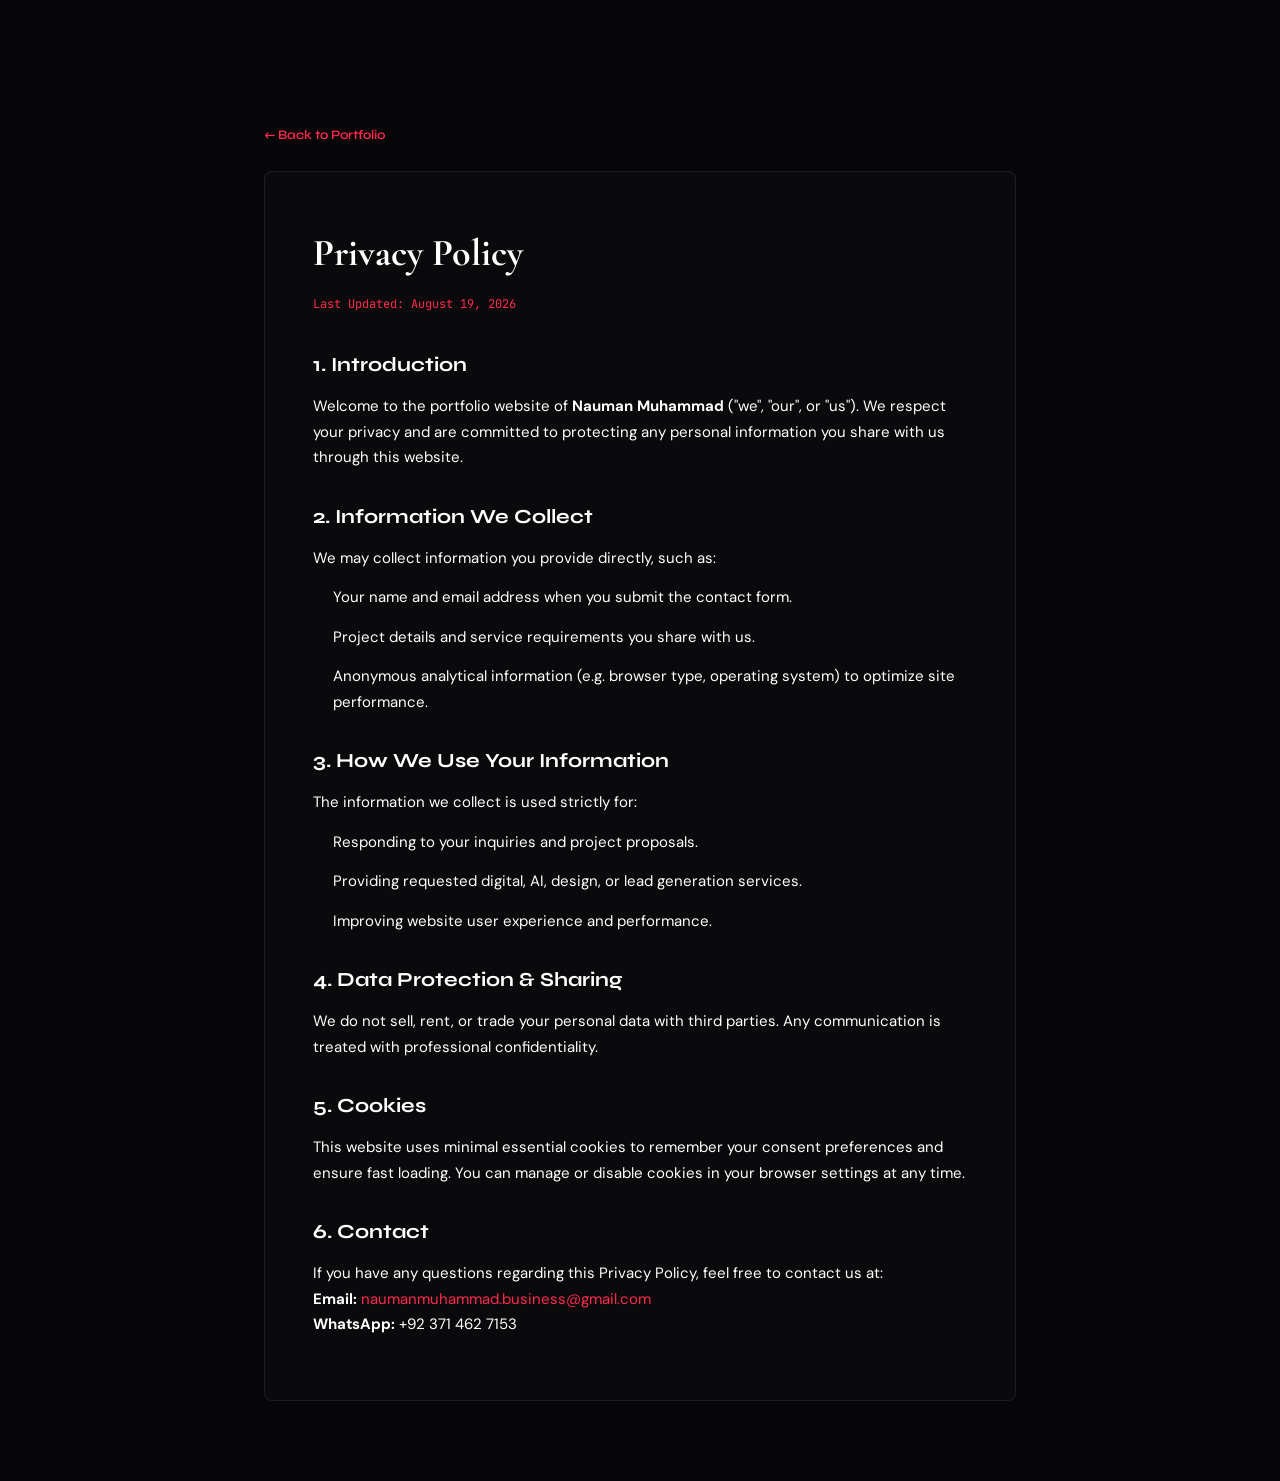
<file: privacy.html>
<!DOCTYPE html>
<html lang="en">
<head>
  <meta charset="UTF-8" />
  <meta name="viewport" content="width=device-width, initial-scale=1.0, viewport-fit=cover" />
  <title>Privacy Policy | Nauman Muhammad</title>
  <meta name="description" content="Privacy Policy for Nauman Muhammad's portfolio website and services." />
  <link rel="icon" type="image/svg+xml" href="assets/favicon.svg" />
  <link rel="preconnect" href="https://fonts.googleapis.com" />
  <link rel="preconnect" href="https://fonts.gstatic.com" crossorigin />
  <link href="https://fonts.googleapis.com/css2?family=Cormorant+Garamond:wght@700&family=Syne:wght@600;700&family=DM+Sans:wght@400;500;600&family=JetBrains+Mono:wght@400&display=swap" rel="stylesheet" />
  <link rel="stylesheet" href="style.css" />
  <style>
    .legal-container {
      max-width: 800px;
      margin: 0 auto;
      padding: 120px 24px 80px;
    }
    .legal-card {
      background: rgba(255,255,255,0.02);
      border: 1px solid rgba(255,255,255,0.08);
      border-radius: 8px;
      padding: 48px;
    }
    .legal-card h1 {
      font-family: var(--font-display);
      font-size: 38px;
      color: #fff;
      margin-bottom: 8px;
    }
    .legal-date {
      font-family: var(--font-mono);
      font-size: 12px;
      color: var(--crimson-light);
      margin-bottom: 32px;
    }
    .legal-card h2 {
      font-family: var(--font-label);
      font-size: 20px;
      color: #fff;
      margin: 28px 0 12px;
    }
    .legal-card p, .legal-card li {
      color: var(--text-secondary);
      font-size: 15px;
      line-height: 1.7;
      margin-bottom: 14px;
    }
    .legal-card ul {
      padding-left: 20px;
      margin-bottom: 18px;
    }
    .legal-back {
      display: inline-block;
      margin-bottom: 24px;
      color: var(--crimson-light);
      text-decoration: none;
      font-family: var(--font-label);
      font-size: 13px;
      font-weight: 600;
    }
    .legal-back:hover { text-decoration: underline; }
  </style>
</head>
<body>
  <div class="legal-container">
    <a href="index.html" class="legal-back">← Back to Portfolio</a>
    <div class="legal-card">
      <h1>Privacy Policy</h1>
      <div class="legal-date">Last Updated: August 19, 2026</div>

      <h2>1. Introduction</h2>
      <p>
        Welcome to the portfolio website of <strong>Nauman Muhammad</strong> ("we", "our", or "us"). We respect your privacy and are committed to protecting any personal information you share with us through this website.
      </p>

      <h2>2. Information We Collect</h2>
      <p>We may collect information you provide directly, such as:</p>
      <ul>
        <li>Your name and email address when you submit the contact form.</li>
        <li>Project details and service requirements you share with us.</li>
        <li>Anonymous analytical information (e.g. browser type, operating system) to optimize site performance.</li>
      </ul>

      <h2>3. How We Use Your Information</h2>
      <p>The information we collect is used strictly for:</p>
      <ul>
        <li>Responding to your inquiries and project proposals.</li>
        <li>Providing requested digital, AI, design, or lead generation services.</li>
        <li>Improving website user experience and performance.</li>
      </ul>

      <h2>4. Data Protection &amp; Sharing</h2>
      <p>
        We do not sell, rent, or trade your personal data with third parties. Any communication is treated with professional confidentiality.
      </p>

      <h2>5. Cookies</h2>
      <p>
        This website uses minimal essential cookies to remember your consent preferences and ensure fast loading. You can manage or disable cookies in your browser settings at any time.
      </p>

      <h2>6. Contact</h2>
      <p>
        If you have any questions regarding this Privacy Policy, feel free to contact us at: <br/>
        <strong>Email:</strong> <a href="mailto:naumanmuhammad.business@gmail.com" style="color:var(--crimson-light);">naumanmuhammad.business@gmail.com</a><br/>
        <strong>WhatsApp:</strong> +92 371 462 7153
      </p>
    </div>
  </div>
</body>
</html>
</file>
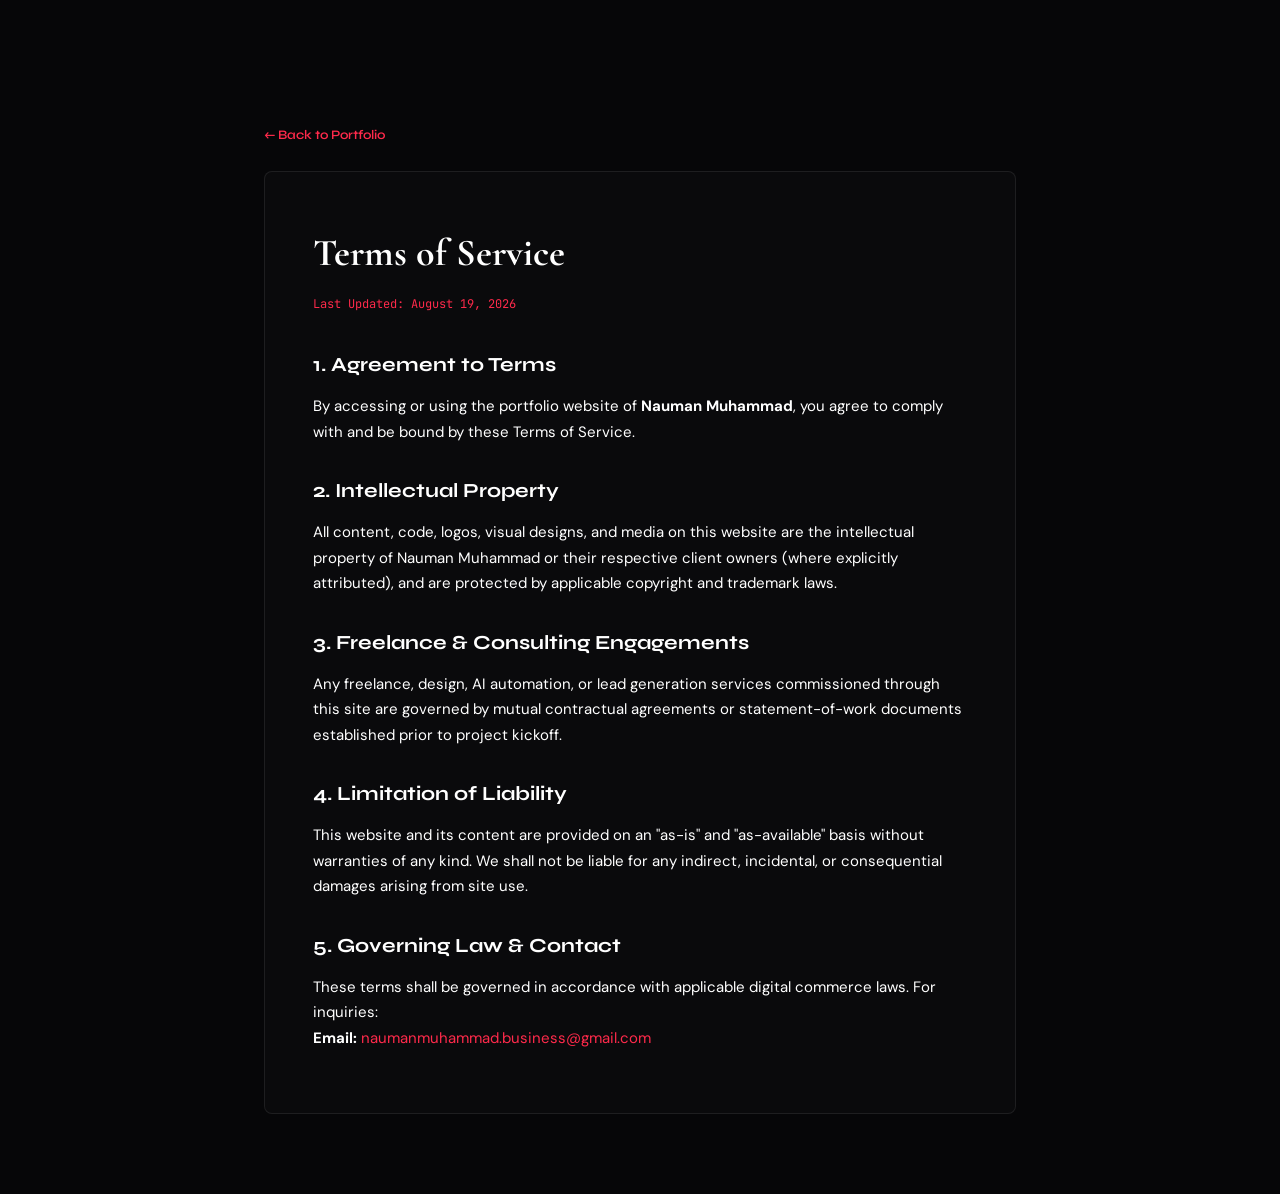
<file: terms.html>
<!DOCTYPE html>
<html lang="en">
<head>
  <meta charset="UTF-8" />
  <meta name="viewport" content="width=device-width, initial-scale=1.0, viewport-fit=cover" />
  <title>Terms of Service | Nauman Muhammad</title>
  <meta name="description" content="Terms of Service for Nauman Muhammad's portfolio website and freelance digital services." />
  <link rel="icon" type="image/svg+xml" href="assets/favicon.svg" />
  <link rel="preconnect" href="https://fonts.googleapis.com" />
  <link rel="preconnect" href="https://fonts.gstatic.com" crossorigin />
  <link href="https://fonts.googleapis.com/css2?family=Cormorant+Garamond:wght@700&family=Syne:wght@600;700&family=DM+Sans:wght@400;500;600&family=JetBrains+Mono:wght@400&display=swap" rel="stylesheet" />
  <link rel="stylesheet" href="style.css" />
  <style>
    .legal-container {
      max-width: 800px;
      margin: 0 auto;
      padding: 120px 24px 80px;
    }
    .legal-card {
      background: rgba(255,255,255,0.02);
      border: 1px solid rgba(255,255,255,0.08);
      border-radius: 8px;
      padding: 48px;
    }
    .legal-card h1 {
      font-family: var(--font-display);
      font-size: 38px;
      color: #fff;
      margin-bottom: 8px;
    }
    .legal-date {
      font-family: var(--font-mono);
      font-size: 12px;
      color: var(--crimson-light);
      margin-bottom: 32px;
    }
    .legal-card h2 {
      font-family: var(--font-label);
      font-size: 20px;
      color: #fff;
      margin: 28px 0 12px;
    }
    .legal-card p, .legal-card li {
      color: var(--text-secondary);
      font-size: 15px;
      line-height: 1.7;
      margin-bottom: 14px;
    }
    .legal-card ul {
      padding-left: 20px;
      margin-bottom: 18px;
    }
    .legal-back {
      display: inline-block;
      margin-bottom: 24px;
      color: var(--crimson-light);
      text-decoration: none;
      font-family: var(--font-label);
      font-size: 13px;
      font-weight: 600;
    }
    .legal-back:hover { text-decoration: underline; }
  </style>
</head>
<body>
  <div class="legal-container">
    <a href="index.html" class="legal-back">← Back to Portfolio</a>
    <div class="legal-card">
      <h1>Terms of Service</h1>
      <div class="legal-date">Last Updated: August 19, 2026</div>

      <h2>1. Agreement to Terms</h2>
      <p>
        By accessing or using the portfolio website of <strong>Nauman Muhammad</strong>, you agree to comply with and be bound by these Terms of Service.
      </p>

      <h2>2. Intellectual Property</h2>
      <p>
        All content, code, logos, visual designs, and media on this website are the intellectual property of Nauman Muhammad or their respective client owners (where explicitly attributed), and are protected by applicable copyright and trademark laws.
      </p>

      <h2>3. Freelance &amp; Consulting Engagements</h2>
      <p>
        Any freelance, design, AI automation, or lead generation services commissioned through this site are governed by mutual contractual agreements or statement-of-work documents established prior to project kickoff.
      </p>

      <h2>4. Limitation of Liability</h2>
      <p>
        This website and its content are provided on an "as-is" and "as-available" basis without warranties of any kind. We shall not be liable for any indirect, incidental, or consequential damages arising from site use.
      </p>

      <h2>5. Governing Law &amp; Contact</h2>
      <p>
        These terms shall be governed in accordance with applicable digital commerce laws. For inquiries: <br/>
        <strong>Email:</strong> <a href="mailto:naumanmuhammad.business@gmail.com" style="color:var(--crimson-light);">naumanmuhammad.business@gmail.com</a>
      </p>
    </div>
  </div>
</body>
</html>
</file>
<file: style.css>
/* =====================================================
   NAUMAN MUHAMMAD — ROYAL FUTURISTIC AI STUDIO
   Premium Portfolio CSS — Vibrant Colorful Edition
   ===================================================== */

/* ===== CSS VARIABLES ===== */
:root {
  --bg-primary: #060608;
  --bg-secondary: #0d0d10;
  --bg-tertiary: #121215;
  --bg-card: rgba(255,255,255,0.03);
  --bg-card-hover: rgba(255,255,255,0.06);

  /* BRAND VIBRANT COLORS */
  --wine: #8b0e20;
  --wine-light: #b01228;
  --wine-dark: #440812;
  --wine-glow: rgba(200,21,46,0.55);
  --wine-glow-soft: rgba(200,21,46,0.18);
  --burgundy: #620b16;
  --crimson: #c8152e;
  --crimson-light: #ff2a4b;

  --linkedin-blue: #0077b5;
  --linkedin-glow: rgba(0, 119, 181, 0.45);
  --whatsapp-green: #25d366;
  --whatsapp-glow: rgba(37, 211, 102, 0.45);
  --emerald-green: #10b981;
  --emerald-glow: rgba(16, 185, 129, 0.45);
  --anthropic-orange: #d97757;
  --anthropic-glow: rgba(217, 119, 87, 0.45);

  --text-white: #ffffff;
  --text-soft: #d8d3cb;
  --text-muted: #8c8680;
  --border-subtle: rgba(255,255,255,0.08);
  --border-wine: rgba(200,21,46,0.5);
  --border-glass: rgba(255,255,255,0.1);

  /* PROFESSIONAL FONT STACK */
  --font-display: 'Cormorant Garamond', Georgia, serif;
  --font-heading: 'Syne', 'DM Sans', sans-serif;
  --font-body: 'DM Sans', 'Inter', sans-serif;
  --font-mono: 'JetBrains Mono', monospace;
  --font-label: 'Syne', sans-serif;

  --transition: 0.35s cubic-bezier(0.23, 1, 0.32, 1);
  --transition-fast: 0.18s ease;
  --radius-xs: 6px;
  --radius-sm: 10px;
  --radius-md: 16px;
  --radius-lg: 24px;
  --radius-xl: 32px;
  --shadow-wine: 0 0 45px rgba(200,21,46,0.35);
  --shadow-deep: 0 25px 50px rgba(0,0,0,0.85);
}

/* ===== RESET & BASE ===== */
*, *::before, *::after { margin: 0; padding: 0; box-sizing: border-box; }
html { scroll-behavior: smooth; overflow-x: hidden; }
body {
  background: var(--bg-primary);
  color: var(--text-white);
  font-family: var(--font-body);
  font-size: 16px;
  line-height: 1.75;
  overflow-x: hidden;
  cursor: none;
  -webkit-font-smoothing: antialiased;
}
img { max-width: 100%; display: block; }
a { text-decoration: none; color: inherit; }
ul { list-style: none; }
button { border: none; background: none; font-family: inherit; cursor: none; }

/* ===== SCROLLBAR ===== */
::-webkit-scrollbar { width: 5px; }
::-webkit-scrollbar-track { background: var(--bg-primary); }
::-webkit-scrollbar-thumb { background: linear-gradient(var(--wine), var(--crimson-light)); border-radius: 4px; }

/* ===== CUSTOM CURSOR ===== */
.cursor {
  width: 9px; height: 9px;
  background: var(--crimson-light);
  border-radius: 50%;
  position: fixed; top: 0; left: 0;
  pointer-events: none; z-index: 99999;
  transform: translate(-50%, -50%);
  box-shadow: 0 0 12px var(--crimson-light);
}
.cursor-follower {
  width: 40px; height: 40px;
  border: 1.5px solid var(--crimson-light);
  border-radius: 50%;
  position: fixed; top: 0; left: 0;
  pointer-events: none; z-index: 99998;
  transform: translate(-50%, -50%);
  transition: width 0.2s ease, height 0.2s ease, border-color 0.2s;
  opacity: 0.65;
}
.cursor-follower.hovering {
  width: 62px; height: 62px;
  border-color: var(--crimson-light);
  background: rgba(255,42,75,0.08);
  opacity: 0.9;
}

/* ===== LOADER ===== */
.loader {
  position: fixed; inset: 0;
  background: var(--bg-primary);
  display: flex; align-items: center; justify-content: center;
  z-index: 100000;
  transition: opacity 0.6s ease, visibility 0.6s ease;
}
.loader.loaded { opacity: 0; visibility: hidden; pointer-events: none; }
.loader-inner { text-align: center; }
.loader-logo {
  font-family: var(--font-display);
  font-size: 76px; font-weight: 700;
  background: linear-gradient(135deg, #ff2a4b, #c8152e, #8b0e20);
  -webkit-background-clip: text; -webkit-text-fill-color: transparent;
  background-clip: text;
  letter-spacing: 12px; margin-bottom: 36px;
  animation: pulse-logo 1.8s ease-in-out infinite;
}
@keyframes pulse-logo { 0%, 100% { opacity: 1; } 50% { opacity: 0.65; } }
.loader-bar-wrap {
  width: 300px; height: 2px;
  background: rgba(255,255,255,0.08);
  border-radius: 2px; margin: 0 auto 18px; overflow: hidden;
}
.loader-bar {
  height: 100%; width: 0;
  background: linear-gradient(90deg, var(--wine), var(--crimson-light));
  box-shadow: 0 0 16px var(--wine-glow);
  transition: width 0.1s linear;
}
.loader-text {
  font-family: var(--font-mono);
  font-size: 11px; color: var(--text-muted); letter-spacing: 3px;
  text-transform: uppercase;
}

/* ===== CONTAINER ===== */
.container { max-width: 1320px; margin: 0 auto; padding: 0 60px; }
@media (max-width: 768px) { .container { padding: 0 24px; } }

/* =====================================================
   VIBRANT COLORFUL BUTTON SYSTEM
   ===================================================== */
.btn {
  display: inline-flex; align-items: center; justify-content: center; gap: 10px;
  padding: 15px 36px;
  border-radius: var(--radius-xs);
  font-family: var(--font-label);
  font-size: 13px; font-weight: 700;
  letter-spacing: 2px; text-transform: uppercase;
  cursor: none; position: relative; overflow: hidden;
  transition: var(--transition);
  white-space: nowrap; z-index: 1;
}
.btn::before {
  content: ''; position: absolute; inset: 0;
  background: linear-gradient(120deg, transparent 0%, rgba(255,255,255,0.25) 50%, transparent 100%);
  transform: translateX(-100%); transition: transform 0.6s ease;
  z-index: -1;
}
.btn:hover::before { transform: translateX(100%); }

/* 1. Primary Button (View Work, Send Message) */
.btn-primary {
  background: linear-gradient(135deg, #c8152e 0%, #ff2a4b 100%);
  color: #ffffff;
  box-shadow: 0 6px 30px rgba(255,42,75,0.45), inset 0 1px 0 rgba(255,255,255,0.3);
  border: 1px solid rgba(255,42,75,0.5);
}
.btn-primary:hover {
  background: linear-gradient(135deg, #e01835 0%, #ff4d6d 100%);
  box-shadow: 0 12px 48px rgba(255,42,75,0.7);
  transform: translateY(-3px);
}

/* 2. Outline Button (Let's Work Together) */
.btn-outline {
  background: rgba(200,21,46,0.12);
  border: 1.5px solid #ff2a4b;
  color: #ffffff;
  box-shadow: 0 4px 20px rgba(255,42,75,0.2);
}
.btn-outline:hover {
  background: linear-gradient(135deg, #c8152e 0%, #ff2a4b 100%);
  border-color: #ff4d6d;
  box-shadow: 0 10px 38px rgba(255,42,75,0.6);
  transform: translateY(-3px);
}

/* 3. Hire Me Nav Button */
.btn-hire {
  background: linear-gradient(135deg, #c8152e 0%, #ff2a4b 100%);
  color: #ffffff; padding: 11px 26px; font-size: 12px;
  box-shadow: 0 4px 20px rgba(255,42,75,0.4);
  border: 1px solid rgba(255,255,255,0.2);
}
.btn-hire:hover {
  background: linear-gradient(135deg, #ff2a4b 0%, #ff5271 100%);
  box-shadow: 0 8px 32px rgba(255,42,75,0.7);
  transform: translateY(-2px);
}

/* 4. LinkedIn Vibrant Button */
.btn-linkedin {
  background: linear-gradient(135deg, #0077b5 0%, #00a0dc 100%);
  color: #ffffff;
  box-shadow: 0 6px 28px var(--linkedin-glow);
  border: 1px solid rgba(0,160,220,0.5);
}
.btn-linkedin:hover {
  background: linear-gradient(135deg, #0088d1 0%, #00b0f0 100%);
  box-shadow: 0 12px 42px rgba(0,160,220,0.7);
  transform: translateY(-3px);
}

/* 5. Certificate Primary Button (View Certificate) */
.btn-cert {
  display: inline-flex; align-items: center; justify-content: center;
  width: 100%; padding: 12px;
  background: linear-gradient(135deg, #8b0e20 0%, #c8152e 100%);
  color: #ffffff; border-radius: var(--radius-xs);
  font-family: var(--font-label); font-size: 11px; font-weight: 700;
  letter-spacing: 1.5px; text-transform: uppercase;
  transition: var(--transition);
  box-shadow: 0 4px 20px rgba(200,21,46,0.4);
  border: 1px solid rgba(255,42,75,0.3);
  text-align: center;
}
.btn-cert:hover {
  background: linear-gradient(135deg, #c8152e 0%, #ff2a4b 100%);
  box-shadow: 0 8px 32px rgba(255,42,75,0.65);
  transform: translateY(-2px);
}

/* 6. Certificate Verify Button (Verify Credential - Vibrant Emerald Green) */
.btn-verify {
  background: linear-gradient(135deg, #059669 0%, #10b981 100%);
  color: #ffffff;
  border: 1px solid rgba(16,185,129,0.5);
  box-shadow: 0 4px 20px var(--emerald-glow);
}
.btn-verify:hover {
  background: linear-gradient(135deg, #10b981 0%, #34d399 100%);
  box-shadow: 0 8px 32px rgba(16,185,129,0.7);
  transform: translateY(-2px);
}

/* 7. Anthropic Certificate Button (Vibrant Terracotta) */
.btn-anthropic {
  background: linear-gradient(135deg, #cc785c 0%, #d97757 100%);
  color: #ffffff;
  border: 1px solid rgba(217,119,87,0.5);
  box-shadow: 0 4px 20px var(--anthropic-glow);
}
.btn-anthropic:hover {
  background: linear-gradient(135deg, #d97757 0%, #e08b6d 100%);
  box-shadow: 0 8px 32px rgba(217,119,87,0.7);
  transform: translateY(-2px);
}

/* 8. WhatsApp Direct Button (Emerald Green) */
.whatsapp-btn {
  background: linear-gradient(135deg, #25d366 0%, #128c7e 100%);
  color: #ffffff;
  border: 1px solid rgba(37,211,102,0.4);
  box-shadow: 0 6px 28px var(--whatsapp-glow);
}
.whatsapp-btn:hover {
  background: linear-gradient(135deg, #34e075 0%, #1b9e8e 100%);
  box-shadow: 0 12px 42px rgba(37,211,102,0.7);
  transform: translateY(-3px);
}

/* 9. Email Direct Button (Ruby Red) */
.email-btn {
  background: linear-gradient(135deg, #c8152e 0%, #8b0e20 100%);
  color: #ffffff;
  border: 1px solid rgba(200,21,46,0.4);
  box-shadow: 0 6px 28px var(--wine-glow);
}
.email-btn:hover {
  background: linear-gradient(135deg, #ff2a4b 0%, #a01226 100%);
  box-shadow: 0 12px 42px rgba(255,42,75,0.7);
  transform: translateY(-3px);
}

.full-width { width: 100%; }

/* ===== GLASS CARD ===== */
.glass-card {
  background: var(--bg-card);
  border: 1px solid var(--border-glass);
  border-radius: var(--radius-md);
  backdrop-filter: blur(20px);
  -webkit-backdrop-filter: blur(20px);
  transition: var(--transition);
  will-change: transform;
}
.glass-card:hover {
  background: var(--bg-card-hover);
  border-color: var(--border-wine);
  box-shadow: var(--shadow-wine), var(--shadow-deep);
}

/* ===== NAVIGATION ===== */
.nav {
  position: fixed; top: 0; left: 0; right: 0;
  z-index: 1000; padding: 24px 0;
  transition: all 0.4s ease;
}
.nav.scrolled {
  background: rgba(6,6,8,0.94);
  backdrop-filter: blur(20px);
  -webkit-backdrop-filter: blur(20px);
  border-bottom: 1px solid var(--border-subtle);
  padding: 16px 0;
  box-shadow: 0 4px 40px rgba(0,0,0,0.6);
}
.nav-container {
  max-width: 1320px; margin: 0 auto; padding: 0 60px;
  display: flex; align-items: center; gap: 48px;
}
.nav-logo { margin-right: auto; }
.logo-nm {
  font-family: var(--font-display);
  font-size: 30px; font-weight: 700;
  background: linear-gradient(135deg, #ff2a4b, #c8152e);
  -webkit-background-clip: text; -webkit-text-fill-color: transparent;
  background-clip: text; letter-spacing: 6px;
}
.nav-links { display: flex; align-items: center; gap: 4px; }
.nav-link {
  font-family: var(--font-label);
  font-size: 11px; font-weight: 700; letter-spacing: 2px;
  text-transform: uppercase;
  color: var(--text-muted); padding: 8px 16px; border-radius: var(--radius-xs);
  transition: var(--transition-fast); position: relative;
}
.nav-link::after {
  content: '';
  position: absolute; bottom: 4px; left: 50%; transform: translateX(-50%);
  width: 0; height: 2px; background: var(--crimson-light);
  transition: width 0.25s ease;
}
.nav-link:hover, .nav-link.active { color: var(--text-white); background: rgba(255,42,75,0.08); }
.nav-link:hover::after, .nav-link.active::after { width: 60%; }
.nav-link.active { color: var(--crimson-light); }
.nav-toggle {
  display: none; flex-direction: column; gap: 5px; padding: 8px; cursor: none;
}
.nav-toggle span {
  display: block; width: 22px; height: 2px;
  background: var(--text-white); border-radius: 2px;
}

/* ===== HERO SECTION ===== */
.hero {
  position: relative; min-height: 100vh;
  display: flex; align-items: center; overflow: hidden;
  padding: 140px 60px 100px;
}
#hero-canvas {
  position: absolute; inset: 0; width: 100%; height: 100%; z-index: 0; pointer-events: none;
}
.hero::before {
  content: ''; position: absolute; inset: 0;
  background: radial-gradient(ellipse 75% 65% at 80% 50%, rgba(200,21,46,0.12) 0%, transparent 70%);
  z-index: 0; pointer-events: none;
}
.hero-content {
  position: relative; z-index: 1;
  max-width: 1320px; margin: 0 auto; width: 100%;
  display: grid; grid-template-columns: 1fr 460px;
  align-items: center; gap: 80px;
}
.hero-eyebrow {
  display: inline-flex; align-items: center; gap: 10px;
  font-family: var(--font-mono);
  font-size: 11px; letter-spacing: 3px; text-transform: uppercase;
  color: var(--crimson-light);
  padding: 9px 18px;
  border: 1px solid rgba(255,42,75,0.4);
  border-radius: 2px;
  background: rgba(255,42,75,0.08);
  margin-bottom: 28px;
}
.dot {
  width: 6px; height: 6px; background: var(--crimson-light); border-radius: 50%;
  animation: blink 1.6s ease-in-out infinite; box-shadow: 0 0 8px var(--crimson-light);
}
@keyframes blink { 0%, 100% { opacity: 1; } 50% { opacity: 0.25; } }
.hero-name {
  font-family: var(--font-display);
  font-size: clamp(56px, 6.5vw, 96px);
  font-weight: 700; line-height: 0.95;
  letter-spacing: -2px; margin-bottom: 24px; display: block;
}
.name-line { display: block; }
.accent-gradient {
  background: linear-gradient(135deg, #ff4d6d 0%, #c8152e 50%, #8b0e20 100%);
  -webkit-background-clip: text; -webkit-text-fill-color: transparent;
  background-clip: text;
}
.hero-divider {
  width: 80px; height: 2px;
  background: linear-gradient(90deg, #ff2a4b, transparent);
  margin-bottom: 20px;
}
.hero-roles {
  font-family: var(--font-label);
  font-size: clamp(11px, 1.2vw, 14px); font-weight: 700;
  letter-spacing: 4px; text-transform: uppercase;
  color: var(--text-white); margin-bottom: 10px;
}
.hero-sub-roles {
  font-family: var(--font-mono);
  font-size: clamp(9px, 0.9vw, 11px); letter-spacing: 2.5px;
  color: var(--text-muted); margin-bottom: 28px;
}
.sep { color: var(--crimson-light); margin: 0 4px; }
.hero-desc {
  font-size: 17px; color: var(--text-soft); line-height: 1.85;
  max-width: 520px; margin-bottom: 44px; font-weight: 300;
}
.hero-ctas { display: flex; gap: 16px; flex-wrap: wrap; margin-bottom: 52px; }

/* Vibrant Social Icons */
.hero-social { display: flex; gap: 14px; }
.social-icon {
  width: 44px; height: 44px;
  display: flex; align-items: center; justify-content: center;
  border: 1px solid var(--border-glass);
  border-radius: var(--radius-xs); color: var(--text-white);
  transition: var(--transition); background: var(--bg-card);
}
.social-icon svg { width: 18px; height: 18px; }
.social-linkedin:hover {
  background: var(--linkedin-blue); border-color: #00a0dc;
  color: white; box-shadow: 0 0 24px var(--linkedin-glow); transform: translateY(-3px);
}
.social-whatsapp:hover {
  background: var(--whatsapp-green); border-color: #34e075;
  color: white; box-shadow: 0 0 24px var(--whatsapp-glow); transform: translateY(-3px);
}
.social-email:hover {
  background: var(--crimson); border-color: #ff2a4b;
  color: white; box-shadow: 0 0 24px var(--wine-glow); transform: translateY(-3px);
}

/* ===== PORTRAIT ===== */
.hero-portrait-wrap { display: flex; justify-content: center; align-items: center; }
.portrait-3d-container {
  position: relative; width: 400px; height: 510px;
  display: flex; align-items: center; justify-content: center;
  transform-style: preserve-3d; perspective: 1200px;
}
.portrait-glow-ring {
  position: absolute; border-radius: 50%;
  border: 1px solid rgba(255,42,75,0.4);
  animation: rotate-ring 10s linear infinite; opacity: 0.5; pointer-events: none;
}
.ring-1 { width: 350px; height: 350px; animation-duration: 10s; top: 50%; left: 50%; transform: translate(-50%,-50%); }
.ring-2 { width: 420px; height: 420px; animation-duration: 15s; animation-direction: reverse; border-style: dashed; top: 50%; left: 50%; transform: translate(-50%,-50%); }
.ring-3 { width: 490px; height: 490px; animation-duration: 20s; border-color: rgba(200,21,46,0.2); top: 50%; left: 50%; transform: translate(-50%,-50%); }
@keyframes rotate-ring {
  from { transform: translate(-50%,-50%) rotate(0deg); }
  to { transform: translate(-50%,-50%) rotate(360deg); }
}
.portrait-glass-frame {
  position: relative; width: 310px; height: 400px;
  border-radius: 0px; overflow: hidden;
  border: 1px solid rgba(255,42,75,0.6);
  box-shadow: 0 0 70px var(--wine-glow), 0 0 140px rgba(200,21,46,0.2);
  background: var(--bg-secondary); z-index: 2; transition: var(--transition);
}
.portrait-glass-frame:hover {
  box-shadow: 0 0 100px rgba(255,42,75,0.65), 0 0 200px rgba(200,21,46,0.3);
}
.portrait-img {
  width: 100%; height: 100%; object-fit: cover; object-position: top center;
  filter: contrast(1.05) brightness(0.98);
}
.portrait-overlay {
  position: absolute; inset: 0;
  background: linear-gradient(to bottom, transparent 55%, rgba(6,6,8,0.55) 100%);
}
.portrait-glass-frame::before,
.portrait-glass-frame::after {
  content: ''; position: absolute; width: 24px; height: 24px;
  border-color: var(--crimson-light); border-style: solid; z-index: 3; opacity: 0.9;
}
.portrait-glass-frame::before { top: 10px; left: 10px; border-width: 1.5px 0 0 1.5px; }
.portrait-glass-frame::after { bottom: 10px; right: 10px; border-width: 0 1.5px 1.5px 0; }

.portrait-particle-1, .portrait-particle-2, .portrait-particle-3 {
  position: absolute; border-radius: 50%;
  background: var(--crimson-light); animation: float-particle 4.5s ease-in-out infinite;
  pointer-events: none;
}
.portrait-particle-1 { width: 7px; height: 7px; top: 18%; right: -8px; opacity: 0.85; }
.portrait-particle-2 { width: 4px; height: 4px; bottom: 22%; left: -6px; animation-delay: 1.8s; opacity: 0.65; }
.portrait-particle-3 { width: 5px; height: 5px; top: 55%; right: -12px; animation-delay: 3.2s; opacity: 0.75; }
@keyframes float-particle {
  0%, 100% { transform: translateY(0) scale(1); }
  50% { transform: translateY(-14px) scale(1.3); }
}
.portrait-badge {
  position: absolute; bottom: 16px; left: -24px;
  background: rgba(6,6,8,0.94);
  border: 1px solid rgba(255,42,75,0.6);
  border-radius: 2px; padding: 12px 20px;
  display: flex; align-items: center; gap: 10px;
  font-family: var(--font-label);
  font-size: 12px; font-weight: 700; letter-spacing: 2px; text-transform: uppercase;
  color: var(--text-white); backdrop-filter: blur(16px); z-index: 4;
  animation: badge-float 3.5s ease-in-out infinite;
  box-shadow: 0 8px 32px rgba(0,0,0,0.6), 0 0 20px rgba(255,42,75,0.3);
}
@keyframes badge-float {
  0%, 100% { transform: translateY(0); }
  50% { transform: translateY(-8px); }
}

/* ===== SCROLL HINT ===== */
.hero-scroll-hint {
  position: absolute; bottom: 44px; left: 50%; transform: translateX(-50%);
  display: flex; flex-direction: column; align-items: center; gap: 10px;
  font-family: var(--font-mono); font-size: 9px; letter-spacing: 3px;
  color: var(--text-muted); z-index: 2; text-transform: uppercase;
}
.scroll-line {
  width: 1px; height: 44px;
  background: linear-gradient(to bottom, var(--crimson-light), transparent);
  animation: scroll-anim 2.2s ease-in-out infinite;
}
@keyframes scroll-anim {
  0% { transform: scaleY(0); transform-origin: top; opacity: 0; }
  40% { transform: scaleY(1); transform-origin: top; opacity: 1; }
  60% { transform: scaleY(1); transform-origin: bottom; opacity: 1; }
  100% { transform: scaleY(0); transform-origin: bottom; opacity: 0; }
}

/* ===== SECTION ===== */
.section { position: relative; padding: 130px 0; overflow: hidden; }
.section-header { text-align: center; margin-bottom: 80px; }
.section-tag {
  font-family: var(--font-mono); font-size: 10px; letter-spacing: 4px;
  color: var(--crimson-light); text-transform: uppercase; display: block; margin-bottom: 14px;
}
.section-title {
  font-family: var(--font-display);
  font-size: clamp(40px, 4.5vw, 64px);
  font-weight: 700; line-height: 1.05; letter-spacing: -2px;
  color: var(--text-white);
}
.accent { color: var(--crimson-light); }

/* ===== ABOUT ===== */
.about-section { background: var(--bg-secondary); }
.about-section::before {
  content: ''; position: absolute; top: 0; left: 0; right: 0; height: 1px;
  background: linear-gradient(90deg, transparent, var(--wine), var(--crimson-light), var(--wine), transparent);
}
.about-grid { display: grid; grid-template-columns: 360px 1fr; gap: 80px; align-items: center; }
.about-panel { padding: 44px; text-align: center; position: relative; overflow: hidden; }
.about-panel::before {
  content: ''; position: absolute; bottom: 0; left: 0; right: 0; height: 2px;
  background: linear-gradient(90deg, transparent, var(--wine), var(--crimson-light), var(--wine), transparent);
}
.about-avatar {
  width: 160px; height: 160px; border-radius: 0px;
  margin: 0 auto 28px; overflow: hidden;
  border: 1.5px solid rgba(255,42,75,0.6);
  box-shadow: 0 0 50px var(--wine-glow), 0 0 100px rgba(255,42,75,0.2);
  position: relative;
}
.about-avatar::before, .about-avatar::after {
  content: ''; position: absolute; width: 16px; height: 16px;
  border-color: var(--crimson-light); border-style: solid; z-index: 3;
}
.about-avatar::before { top: 6px; left: 6px; border-width: 1px 0 0 1px; }
.about-avatar::after { bottom: 6px; right: 6px; border-width: 0 1px 1px 0; }
.about-avatar img { width: 100%; height: 100%; object-fit: cover; object-position: top center; }
.about-monogram {
  font-family: var(--font-display); font-size: 52px; font-weight: 700;
  background: linear-gradient(135deg, #ff4d6d, var(--crimson));
  -webkit-background-clip: text; -webkit-text-fill-color: transparent;
  background-clip: text; margin-bottom: 16px; letter-spacing: 8px;
}
.about-contact-mini { margin-top: 20px; }
.mini-link {
  font-family: var(--font-mono); font-size: 11px; letter-spacing: 2px;
  color: var(--crimson-light); text-transform: uppercase; transition: var(--transition-fast);
}
.mini-link:hover { letter-spacing: 3px; text-shadow: 0 0 10px var(--wine-glow); }
.about-intro {
  font-family: var(--font-display); font-size: 26px; font-weight: 600;
  line-height: 1.45; margin-bottom: 20px; color: var(--text-white);
}
.about-body { color: var(--text-soft); margin-bottom: 18px; font-weight: 300; line-height: 1.9; }
.about-pillars { display: grid; grid-template-columns: repeat(3, 1fr); gap: 10px; margin: 32px 0; }
.pillar {
  padding: 18px 12px;
  background: var(--bg-card); border: 1px solid var(--border-subtle);
  border-radius: var(--radius-xs); text-align: center;
  transition: var(--transition); font-size: 12px; font-weight: 700;
  color: var(--text-white); font-family: var(--font-label); letter-spacing: 1px;
  text-transform: uppercase;
}
.pillar:hover {
  border-color: var(--border-wine); background: rgba(255,42,75,0.14);
  color: #ffffff; transform: translateY(-2px); box-shadow: 0 0 20px rgba(255,42,75,0.25);
}
.pillar-icon { font-size: 20px; margin-bottom: 8px; }

/* ===== SKILLS ===== */
.skills-section { background: var(--bg-primary); }
.skills-grid { display: grid; grid-template-columns: repeat(4, 1fr); gap: 20px; }
.skill-card {
  padding: 34px 26px; position: relative; overflow: hidden;
  cursor: default; transition: var(--transition);
}
.skill-card::after {
  content: ''; position: absolute; bottom: 0; left: 0; right: 0; height: 2px;
  background: linear-gradient(90deg, transparent, var(--crimson-light), transparent);
  transform: scaleX(0); transition: transform 0.4s ease;
}
.skill-card:hover::after { transform: scaleX(1); }
.skill-icon-wrap {
  width: 52px; height: 52px;
  background: rgba(255,42,75,0.12); border: 1px solid rgba(255,42,75,0.4);
  border-radius: var(--radius-xs);
  display: flex; align-items: center; justify-content: center;
  margin-bottom: 22px; transition: var(--transition);
}
.skill-card:hover .skill-icon-wrap {
  background: rgba(255,42,75,0.25); box-shadow: 0 0 24px var(--wine-glow);
}
.skill-icon { font-size: 22px; }
.skill-name {
  font-family: var(--font-heading); font-size: 16px; font-weight: 700;
  margin-bottom: 10px; color: var(--text-white); letter-spacing: 0.3px;
}
.skill-desc { font-size: 13.5px; color: var(--text-muted); line-height: 1.7; margin-bottom: 18px; }
.skill-tags { display: flex; flex-wrap: wrap; gap: 7px; }
.skill-tags span {
  font-family: var(--font-mono); font-size: 9.5px; letter-spacing: 1.5px;
  padding: 4px 10px;
  background: rgba(255,42,75,0.12); border: 1px solid rgba(255,42,75,0.35);
  border-radius: 2px; color: var(--crimson-light); text-transform: uppercase; font-weight: 600;
}

/* ===== SERVICES ===== */
.services-section { background: var(--bg-secondary); position: relative; overflow: hidden; }
.services-section::before {
  content: ''; position: absolute; top: 0; left: 0; right: 0; height: 1px;
  background: linear-gradient(90deg, transparent, var(--wine), var(--crimson-light), var(--wine), transparent);
}
#services-canvas { position: absolute; inset: 0; width: 100%; height: 100%; z-index: 0; opacity: 0.3; pointer-events: none; }
.services-section .container { position: relative; z-index: 1; }
.services-grid { display: grid; grid-template-columns: repeat(4, 1fr); gap: 20px; }
.service-card {
  padding: 38px 30px; position: relative; overflow: hidden;
  transition: var(--transition); display: flex; flex-direction: column;
}
.service-card::before {
  content: ''; position: absolute; inset: 0;
  background: linear-gradient(145deg, rgba(255,42,75,0.1) 0%, transparent 65%);
  opacity: 0; transition: opacity 0.38s ease;
}
.service-card:hover::before { opacity: 1; }
.service-num {
  font-family: var(--font-mono); font-size: 11px; letter-spacing: 3px;
  color: var(--crimson-light); margin-bottom: 22px; font-weight: 700;
}
.service-icon { font-size: 30px; margin-bottom: 18px; }
.service-title {
  font-family: var(--font-heading); font-size: 17px; font-weight: 700;
  margin-bottom: 12px; color: var(--text-white); letter-spacing: 0.2px;
}
.service-desc { font-size: 13.5px; color: var(--text-muted); line-height: 1.75; flex: 1; margin-bottom: 22px; }
.service-cta {
  font-family: var(--font-mono); font-size: 11px; letter-spacing: 2px;
  color: var(--crimson-light); text-transform: uppercase; transition: var(--transition-fast);
  font-weight: 700;
}
.service-cta:hover { letter-spacing: 3px; text-shadow: 0 0 12px var(--crimson-light); }

/* ===== FEATURED PROJECT ===== */
.featured-section { background: var(--bg-primary); }
.featured-card {
  display: grid; grid-template-columns: 1.3fr 1fr;
  gap: 72px; align-items: center; padding: 60px;
}
.featured-mockup-wrap {
  border-radius: var(--radius-xs); overflow: hidden;
  border: 1px solid var(--border-glass); box-shadow: var(--shadow-deep);
}
.featured-browser-bar {
  display: flex; align-items: center; gap: 14px;
  background: #141418; padding: 12px 18px;
  border-bottom: 1px solid var(--border-subtle);
}
.browser-dots { display: flex; gap: 7px; }
.browser-dots span { width: 10px; height: 10px; border-radius: 50%; }
.browser-dots span:nth-child(1) { background: #ff5f57; }
.browser-dots span:nth-child(2) { background: #febc2e; }
.browser-dots span:nth-child(3) { background: #28c840; }
.browser-url {
  flex: 1; text-align: center;
  font-family: var(--font-mono); font-size: 11px;
  color: var(--text-muted);
  background: rgba(255,255,255,0.04); padding: 5px 14px; border-radius: 2px;
}
.featured-mockup-screen {
  background: var(--bg-secondary); height: 300px;
  display: flex; align-items: center; justify-content: center;
  position: relative; overflow: hidden;
}
.featured-mockup-screen::before {
  content: ''; position: absolute; inset: 0;
  background: radial-gradient(ellipse at 50% 50%, rgba(255,42,75,0.15) 0%, transparent 65%);
}
.mockup-placeholder { text-align: center; z-index: 1; padding: 40px; }
.mockup-logo-text {
  font-family: var(--font-display); font-size: 38px; font-weight: 700;
  background: linear-gradient(135deg, #ff4d6d, var(--crimson));
  -webkit-background-clip: text; -webkit-text-fill-color: transparent;
  background-clip: text; letter-spacing: 10px; margin-bottom: 10px;
}
.webgrowx-logo {
  background: linear-gradient(135deg, #10b981, #059669, #34d399);
  -webkit-background-clip: text; -webkit-text-fill-color: transparent;
  background-clip: text;
}
.webgrowx-screen::before {
  content: ''; position: absolute; inset: 0;
  background: radial-gradient(ellipse at 50% 50%, rgba(16,185,129,0.18) 0%, transparent 65%);
}
.mockup-stats-badge {
  display: inline-block; margin-top: 16px; padding: 6px 14px;
  background: rgba(16,185,129,0.15); border: 1px solid rgba(16,185,129,0.4);
  border-radius: 4px; color: #34d399; font-family: var(--font-mono);
  font-size: 11px; font-weight: 700; letter-spacing: 1px;
}
.mockup-tagline {
  font-family: var(--font-mono); font-size: 10px; letter-spacing: 4px;
  color: var(--text-muted); margin-bottom: 28px; text-transform: uppercase;
}
.mockup-bars { display: flex; flex-direction: column; gap: 10px; align-items: center; }
.mockup-bar { width: 210px; height: 6px; background: rgba(255,255,255,0.05); border-radius: 2px; }
.mockup-bar.short { width: 150px; }
.featured-tag {
  font-family: var(--font-mono); font-size: 10px; letter-spacing: 3px;
  color: var(--crimson-light); padding: 7px 16px;
  background: rgba(255,42,75,0.12); border: 1px solid rgba(255,42,75,0.4);
  border-radius: 2px; display: inline-block; margin-bottom: 22px;
  text-transform: uppercase; font-weight: 700;
}
.leadgen-tag {
  color: #34d399; background: rgba(16,185,129,0.12);
  border-color: rgba(16,185,129,0.4);
}
.featured-title {
  font-family: var(--font-display); font-size: 42px; font-weight: 700;
  margin-bottom: 18px; letter-spacing: -1px;
}
.featured-desc { color: var(--text-soft); line-height: 1.85; margin-bottom: 26px; font-weight: 300; }
.featured-role {
  display: flex; gap: 10px; align-items: baseline;
  font-size: 13px; margin-bottom: 36px;
  padding: 14px 18px;
  background: var(--bg-card); border-radius: var(--radius-xs);
  border: 1px solid var(--border-subtle);
}
.role-label { color: var(--text-muted); font-weight: 600; white-space: nowrap; font-size: 11px; font-family: var(--font-mono); letter-spacing: 1.5px; }
.role-val { color: var(--text-white); }

/* ===== CERTIFICATIONS ===== */
.certs-section { background: var(--bg-secondary); }
.certs-section::before {
  content: ''; position: absolute; top: 0; left: 0; right: 0; height: 1px;
  background: linear-gradient(90deg, transparent, var(--wine), var(--crimson-light), var(--wine), transparent);
}
.certs-subtitle {
  color: var(--text-muted); font-size: 15px; margin-top: 10px;
  font-weight: 300; font-family: var(--font-body);
}

.certs-grid {
  display: grid;
  grid-template-columns: repeat(4, 1fr);
  gap: 20px;
}
@media (max-width: 1400px) { .certs-grid { grid-template-columns: repeat(3, 1fr); } }
@media (max-width: 1000px) { .certs-grid { grid-template-columns: repeat(2, 1fr); } }
@media (max-width: 650px) { .certs-grid { grid-template-columns: 1fr; } }

.cert-card {
  position: relative; overflow: hidden;
  transition: var(--transition); display: flex; flex-direction: column;
}
.cert-org-badge {
  position: absolute; top: 16px; right: 16px;
  width: 36px; height: 36px; border-radius: 2px;
  display: flex; align-items: center; justify-content: center;
  font-family: var(--font-display); font-size: 18px; font-weight: 700;
  color: white; z-index: 2; box-shadow: 0 4px 12px rgba(0,0,0,0.5);
}
.google-badge { background: linear-gradient(135deg, #4285f4, #34a853); }
.anthropic-badge { background: linear-gradient(135deg, #d97757, #cc785c); }

.cert-preview-wrap {
  position: relative; height: 180px; overflow: hidden;
  border-radius: var(--radius-md) var(--radius-md) 0 0;
  border-bottom: 1px solid var(--border-subtle);
}
.cert-thumb { width: 100%; height: 100%; object-fit: cover; }
.cert-pdf-preview {
  display: flex; align-items: center; justify-content: center;
  background: radial-gradient(ellipse at center, rgba(200,21,46,0.12) 0%, var(--bg-secondary) 85%);
}
.anthropic-api-bg {
  background: radial-gradient(ellipse at center, rgba(217,119,87,0.15) 0%, var(--bg-secondary) 85%);
}
.cert-pdf-placeholder { text-align: center; }
.cert-pdf-icon { font-size: 44px; margin-bottom: 8px; }
.cert-pdf-label {
  font-family: var(--font-mono); font-size: 10px; letter-spacing: 2px;
  color: var(--text-muted); text-transform: uppercase; font-weight: 600;
}
.cert-overlay {
  position: absolute; inset: 0;
  background: rgba(6,6,8,0.85);
  display: flex; align-items: center; justify-content: center;
  opacity: 0; transition: opacity 0.3s ease;
}
.cert-preview-wrap:hover .cert-overlay { opacity: 1; }
.cert-view-btn {
  font-family: var(--font-mono); font-size: 10.5px; letter-spacing: 2px;
  color: white; padding: 10px 20px;
  border: 1px solid var(--crimson-light); border-radius: 2px;
  background: rgba(200,21,46,0.4); transition: var(--transition-fast);
  text-transform: uppercase; font-weight: 700;
}
.cert-view-btn:hover { background: var(--crimson); }

.cert-info { padding: 20px 20px 16px; flex: 1; }
.cert-title {
  font-family: var(--font-heading); font-size: 14.5px; font-weight: 700;
  margin-bottom: 6px; color: var(--text-white); line-height: 1.4;
}
.cert-org {
  font-family: var(--font-mono); font-size: 10.5px; color: var(--crimson-light);
  font-weight: 700; margin-bottom: 12px; letter-spacing: 1.5px; text-transform: uppercase;
}
.cert-meta { margin-bottom: 14px; display: flex; flex-direction: column; gap: 4px; }
.cert-meta-item { display: flex; gap: 8px; font-size: 12px; }
.meta-label { color: var(--text-muted); white-space: nowrap; font-size: 11px; }
.meta-val { color: var(--text-soft); font-family: var(--font-mono); font-size: 10.5px; }

.cert-trust-badge {
  display: inline-flex; align-items: center; gap: 6px;
  font-size: 9.5px; padding: 5px 10px; border-radius: 2px;
  font-family: var(--font-mono); letter-spacing: 0.5px; text-transform: uppercase; font-weight: 700;
}
.cert-doc {
  background: rgba(255,255,255,0.05); color: var(--text-muted);
  border: 1px solid rgba(255,255,255,0.08);
}
.cert-verified {
  background: rgba(16,185,129,0.12); color: #10b981;
  border: 1px solid rgba(16,185,129,0.4);
}

.cert-actions { padding: 0 20px 20px; display: flex; flex-direction: column; gap: 8px; }
.dual-actions { display: grid; grid-template-columns: 1fr 1fr; gap: 8px; }

/* ===== CONTACT ===== */
.contact-section { background: var(--bg-primary); position: relative; overflow: hidden; }
#contact-canvas { position: absolute; inset: 0; width: 100%; height: 100%; z-index: 0; opacity: 0.25; pointer-events: none; }
.contact-section .container { position: relative; z-index: 1; }
.contact-sub {
  color: var(--text-muted); font-size: 17px; line-height: 1.8;
  max-width: 580px; margin: 18px auto 0; font-weight: 300;
}
.contact-grid {
  display: grid; grid-template-columns: 1fr 1fr;
  gap: 52px; margin-top: 64px; align-items: start;
}
.contact-direct { display: flex; flex-direction: column; gap: 14px; margin-bottom: 32px; }
.contact-cta-btn {
  display: flex; align-items: center; gap: 14px;
  padding: 20px 28px; border-radius: var(--radius-xs);
  font-family: var(--font-label); font-size: 14px; font-weight: 700;
  letter-spacing: 2px; text-transform: uppercase;
  transition: var(--transition);
}
.contact-cta-icon { width: 22px; height: 22px; display: flex; align-items: center; justify-content: center; flex-shrink: 0; }
.contact-cta-icon svg { width: 18px; height: 18px; }

.contact-details-list { display: flex; flex-direction: column; gap: 14px; }
.contact-detail-item {
  display: flex; align-items: center; gap: 16px; padding: 16px 18px;
  background: var(--bg-card); border: 1px solid var(--border-subtle);
  border-radius: var(--radius-xs); transition: var(--transition);
}
.contact-detail-item:hover { border-color: var(--border-wine); background: var(--bg-card-hover); }
.contact-detail-icon { font-size: 20px; }
.contact-detail-label { font-size: 11px; color: var(--text-muted); margin-bottom: 3px; font-family: var(--font-mono); letter-spacing: 2px; text-transform: uppercase; }
.contact-detail-val { font-family: var(--font-mono); font-size: 13px; color: var(--text-white); }
.contact-detail-link { font-family: var(--font-mono); font-size: 13px; color: var(--crimson-light); font-weight: 700; }
.contact-form-wrap { padding: 44px; }
.form-note {
  display: flex; align-items: center; gap: 10px; font-size: 12px; color: var(--text-muted);
  padding: 13px 18px; background: rgba(255,255,255,0.03); border-radius: var(--radius-xs);
  margin-bottom: 28px; border-left: 2px solid var(--crimson-light);
  font-family: var(--font-mono); letter-spacing: 0.5px;
}
.form-group { margin-bottom: 22px; }
.form-label {
  display: block; font-size: 11px; font-weight: 700;
  color: var(--text-muted); margin-bottom: 9px; letter-spacing: 2px;
  font-family: var(--font-label); text-transform: uppercase;
}
.form-input {
  width: 100%; padding: 15px 18px;
  background: rgba(255,255,255,0.035); border: 1px solid var(--border-subtle);
  border-radius: var(--radius-xs);
  color: var(--text-white); font-family: var(--font-body); font-size: 15px;
  transition: var(--transition-fast); outline: none; appearance: none;
}
.form-input:focus {
  border-color: var(--crimson-light); background: rgba(255,42,75,0.06);
  box-shadow: 0 0 0 3px rgba(255,42,75,0.18);
}
.form-input::placeholder { color: var(--text-muted); }
.form-select { cursor: none; }
.form-select option { background: #141418; color: var(--text-white); }
.form-textarea { resize: vertical; min-height: 130px; }
.form-status { margin-top: 14px; font-size: 14px; text-align: center; min-height: 22px; font-family: var(--font-mono); font-weight: 700; }
.form-status.success { color: #34d399; }
.form-status.error { color: #ff4d6d; }

/* ===== FOOTER ===== */
.footer {
  background: var(--bg-secondary); border-top: 1px solid var(--border-subtle);
  padding: 90px 0 44px; position: relative; overflow: hidden;
}
.footer-glow {
  position: absolute; top: 0; left: 50%; transform: translateX(-50%);
  width: 700px; height: 1px;
  background: linear-gradient(90deg, transparent, var(--crimson-light), transparent);
}
.footer-inner { display: flex; flex-direction: column; align-items: center; gap: 44px; }
.footer-brand { text-align: center; }
.footer-logo {
  font-family: var(--font-display); font-size: 56px; font-weight: 700;
  background: linear-gradient(135deg, #ff4d6d, var(--crimson));
  -webkit-background-clip: text; -webkit-text-fill-color: transparent;
  background-clip: text; letter-spacing: 12px; margin-bottom: 10px;
}
.footer-name {
  font-family: var(--font-display); font-size: 20px; font-weight: 700;
  letter-spacing: 6px; color: var(--text-white); margin-bottom: 10px;
}
.footer-tagline {
  font-family: var(--font-mono); font-size: 10px; letter-spacing: 2.5px;
  color: var(--text-muted); text-transform: uppercase;
}
.footer-links { display: flex; flex-wrap: wrap; justify-content: center; gap: 6px; }
.footer-link {
  font-family: var(--font-label); font-size: 11px; font-weight: 700;
  color: var(--text-muted); padding: 7px 18px; border-radius: 2px;
  transition: var(--transition-fast); letter-spacing: 1.5px; text-transform: uppercase;
}
.footer-link:hover { color: var(--crimson-light); background: rgba(255,42,75,0.08); }
.footer-contact { display: flex; flex-wrap: wrap; justify-content: center; gap: 28px; }
.footer-contact-item {
  display: flex; align-items: center; gap: 10px;
  font-family: var(--font-mono); font-size: 13px; color: var(--text-muted);
}
.footer-socials { display: flex; gap: 14px; }
.footer-social {
  width: 42px; height: 42px;
  display: flex; align-items: center; justify-content: center;
  border: 1px solid var(--border-glass); border-radius: 2px;
  color: var(--text-white); transition: var(--transition);
}
.footer-social svg { width: 17px; height: 17px; }

/* ===== REVEAL ANIMATIONS ===== */
[data-reveal], [data-reveal-right] {
  opacity: 0; transform: translateY(40px);
  transition: opacity 0.75s cubic-bezier(0.16, 1, 0.3, 1), transform 0.75s cubic-bezier(0.16, 1, 0.3, 1);
  will-change: transform, opacity;
}
[data-reveal-right] { transform: translateX(50px); }
[data-reveal].revealed, [data-reveal-right].revealed { opacity: 1; transform: translate(0); }

/* ===== TILT & MAGNETIC ===== */
.tilt-card { transform-style: preserve-3d; will-change: transform; }
.magnetic-btn { will-change: transform; }

/* ===== RESPONSIVE ===== */
@media (max-width: 1100px) {
  .skills-grid { grid-template-columns: repeat(3, 1fr); }
  .services-grid { grid-template-columns: repeat(3, 1fr); }
}
@media (max-width: 900px) {
  .hero-content { grid-template-columns: 1fr; gap: 56px; text-align: center; }
  .hero-portrait-wrap { order: -1; }
  .portrait-3d-container { width: 300px; height: 380px; }
  .portrait-glass-frame { width: 230px; height: 300px; }
  .ring-1 { width: 270px; height: 270px; }
  .ring-2 { width: 330px; height: 330px; }
  .ring-3 { width: 390px; height: 390px; }
  .hero-ctas, .hero-social { justify-content: center; }
  .hero-desc { margin: 0 auto 44px; }
  .hero-divider { margin: 0 auto 20px; }
  .about-grid { grid-template-columns: 1fr; gap: 44px; }
  .featured-card { grid-template-columns: 1fr; gap: 36px; }
  .contact-grid { grid-template-columns: 1fr; }
  .skills-grid { grid-template-columns: repeat(2, 1fr); }
  .services-grid { grid-template-columns: repeat(2, 1fr); }
  .nav-links { display: none; }
  .nav-toggle { display: flex; }
  .nav-container { padding: 0 24px; }
  .nav-links.open {
    display: flex; flex-direction: column; align-items: center;
    position: fixed; top: 60px; left: 0; right: 0;
    background: rgba(6,6,8,0.97); padding: 28px; gap: 6px;
    border-bottom: 1px solid var(--border-subtle);
    backdrop-filter: blur(24px);
  }
  .hero { padding: 130px 24px 100px; }
}
@media (max-width: 600px) {
  .skills-grid { grid-template-columns: 1fr; }
  .services-grid { grid-template-columns: 1fr; }
  .about-pillars { grid-template-columns: repeat(2, 1fr); }
  .hero-name { font-size: 44px; }
  .section-title { font-size: 34px; }
  .featured-card { padding: 32px 24px; }
  .contact-form-wrap { padding: 28px 20px; }
  .section { padding: 90px 0; }
  .dual-actions { grid-template-columns: 1fr; }
}
@media (hover: none) {
  .cursor, .cursor-follower { display: none; }
  body { cursor: auto; }
  button, a, input, select, textarea, [role="button"] { cursor: auto; }
}

/* ===== ANIMA .M — YOUTUBE CONTENT CREATION PROJECT ===== */
.anima-screen {
  background: radial-gradient(ellipse at 50% 40%, rgba(255,0,0,0.18) 0%, rgba(20,20,20,0.98) 70%);
  position: relative;
}
.anima-screen::before {
  content: ''; position: absolute; inset: 0;
  background: radial-gradient(ellipse at 50% 50%, rgba(255,60,60,0.12) 0%, transparent 65%);
}
.anima-yt-icon {
  font-size: 48px; color: #ff0000; margin-bottom: 12px;
  text-shadow: 0 0 30px rgba(255,0,0,0.7);
  display: block;
}
.anima-logo {
  background: linear-gradient(135deg, #ff4444, #ff0000, #cc0000);
  -webkit-background-clip: text; -webkit-text-fill-color: transparent;
  background-clip: text;
}
.anima-badge {
  background: rgba(255,0,0,0.15); border-color: rgba(255,0,0,0.4);
  color: #ff6666;
}
.anima-tag {
  color: #ff4444; background: rgba(255,0,0,0.12);
  border-color: rgba(255,0,0,0.4);
}
.btn-youtube {
  display: inline-flex; align-items: center; gap: 8px;
  padding: 14px 28px; border-radius: 3px; font-family: var(--font-label);
  font-size: 13px; font-weight: 700; letter-spacing: 1.5px; text-transform: uppercase;
  text-decoration: none; border: none; cursor: pointer;
  background: linear-gradient(135deg, #ff0000, #cc0000);
  color: #fff;
  box-shadow: 0 4px 24px rgba(255,0,0,0.45);
  transition: all 0.3s ease;
  will-change: transform;
}
.btn-youtube:hover {
  background: linear-gradient(135deg, #ff2222, #ff0000);
  box-shadow: 0 6px 36px rgba(255,0,0,0.65);
  transform: translateY(-2px);
  color: #fff; text-decoration: none;
}

/* ===== RHINEPRO GRAPHIC DESIGN SECTION ===== */
.rhinepro-section { background: var(--bg-primary); }
.rhinepro-subtitle {
  font-family: var(--font-body); font-size: 16px; color: var(--text-secondary);
  margin-top: 12px; line-height: 1.6;
}
.rhinepro-insta-link {
  color: #e1306c; text-decoration: none; font-weight: 600;
  transition: color 0.2s;
}
.rhinepro-insta-link:hover { color: #f77737; }
.rhinepro-gallery {
  display: grid;
  grid-template-columns: repeat(4, 1fr);
  gap: 20px;
  margin-top: 48px;
}
.rhinepro-item {
  position: relative; border-radius: 6px; overflow: hidden;
  aspect-ratio: 3/4;
  border: 1px solid rgba(255,255,255,0.07);
  display: block; text-decoration: none;
  transition: transform 0.4s ease, box-shadow 0.4s ease;
  will-change: transform;
}
.rhinepro-item:hover {
  transform: translateY(-6px) scale(1.02);
  box-shadow: 0 20px 60px rgba(0,0,0,0.6), 0 0 0 1px rgba(200,21,46,0.3);
}
.rhinepro-item img {
  width: 100%; height: 100%; object-fit: cover;
  display: block; transition: transform 0.5s ease;
}
.rhinepro-item:hover img { transform: scale(1.06); }
.rhinepro-item-overlay {
  position: absolute; inset: 0;
  background: linear-gradient(to top, rgba(6,6,8,0.92) 0%, rgba(6,6,8,0.3) 50%, transparent 100%);
  display: flex; flex-direction: column;
  justify-content: flex-end; padding: 20px;
  opacity: 0; transition: opacity 0.3s ease;
}
.rhinepro-item:hover .rhinepro-item-overlay { opacity: 1; }
.rhinepro-item-label {
  font-family: var(--font-label); font-size: 12px; font-weight: 700;
  letter-spacing: 1.5px; text-transform: uppercase; color: #fff;
  margin-bottom: 6px;
}
.rhinepro-item-cta {
  font-family: var(--font-mono); font-size: 11px; color: var(--crimson-light);
  letter-spacing: 0.5px;
}
.rhinepro-footer-cta {
  display: flex; gap: 16px; justify-content: center;
  margin-top: 40px; flex-wrap: wrap;
}
.btn-insta {
  display: inline-flex; align-items: center; gap: 8px;
  padding: 14px 28px; border-radius: 3px; font-family: var(--font-label);
  font-size: 13px; font-weight: 700; letter-spacing: 1.5px; text-transform: uppercase;
  text-decoration: none; border: none; cursor: pointer;
  background: linear-gradient(135deg, #f09433 0%, #e6683c 25%, #dc2743 50%, #cc2366 75%, #bc1888 100%);
  color: #fff;
  box-shadow: 0 4px 24px rgba(220,39,67,0.5);
  transition: all 0.3s ease;
  will-change: transform;
}
.btn-insta:hover {
  box-shadow: 0 6px 40px rgba(220,39,67,0.7);
  transform: translateY(-2px);
  color: #fff; text-decoration: none;
}

/* Responsive rhinepro gallery */
@media (max-width: 900px) {
  .rhinepro-gallery { grid-template-columns: repeat(2, 1fr); }
}
@media (max-width: 500px) {
  .rhinepro-gallery { grid-template-columns: 1fr 1fr; gap: 12px; }
  .rhinepro-item-overlay { opacity: 1; }
}

/* ===== FOOTER LEGAL LINKS ===== */
.footer-legal {
  display: flex;
  align-items: center;
  justify-content: center;
  gap: 12px;
  margin-top: 14px;
  flex-wrap: wrap;
}
.footer-legal-link {
  font-family: var(--font-label);
  font-size: 12px;
  color: var(--text-muted);
  text-decoration: none;
  transition: color 0.2s ease;
}
.footer-legal-link:hover {
  color: var(--crimson-light);
}

/* ===== ACCESSIBILITY & FOCUS VISIBLE ===== */
a:focus-visible,
button:focus-visible,
input:focus-visible,
select:focus-visible,
textarea:focus-visible {
  outline: 2px solid var(--crimson-light) !important;
  outline-offset: 3px !important;
  border-radius: 4px;
}

/* Minimum 44px touch targets on mobile interactive elements */
@media (max-width: 768px) {
  .btn, .social-icon, .nav-link, .cert-view-btn, .btn-cert {
    min-height: 44px;
    display: inline-flex;
    align-items: center;
    justify-content: center;
  }
}

/* ===== COOKIE CONSENT BANNER ===== */
.cookie-banner {
  position: fixed;
  bottom: 24px;
  left: 24px;
  right: 24px;
  max-width: 520px;
  background: rgba(13, 13, 16, 0.95);
  border: 1px solid rgba(200, 21, 46, 0.35);
  box-shadow: 0 16px 48px rgba(0, 0, 0, 0.8), 0 0 24px rgba(200, 21, 46, 0.15);
  backdrop-filter: blur(20px);
  -webkit-backdrop-filter: blur(20px);
  border-radius: 8px;
  padding: 20px 24px;
  z-index: 9999;
  transform: translateY(150%);
  opacity: 0;
  pointer-events: none;
  transition: transform 0.4s cubic-bezier(0.16, 1, 0.3, 1), opacity 0.4s ease;
}
.cookie-banner.show {
  transform: translateY(0);
  opacity: 1;
  pointer-events: auto;
}
.cookie-text {
  font-family: var(--font-body);
  font-size: 13px;
  line-height: 1.6;
  color: var(--text-secondary);
  margin-bottom: 14px;
}
.cookie-link {
  color: var(--crimson-light);
  text-decoration: underline;
}
.cookie-actions {
  display: flex;
  gap: 10px;
  justify-content: flex-end;
}
.btn-cookie {
  padding: 8px 18px;
  font-family: var(--font-label);
  font-size: 12px;
  font-weight: 700;
  letter-spacing: 1px;
  border-radius: 3px;
  cursor: pointer;
  transition: all 0.2s ease;
}
.btn-cookie-accept {
  background: linear-gradient(135deg, var(--crimson-light), var(--crimson));
  color: #fff;
  border: none;
  box-shadow: 0 4px 14px rgba(200, 21, 46, 0.4);
}
.btn-cookie-accept:hover {
  transform: translateY(-1px);
  box-shadow: 0 6px 20px rgba(200, 21, 46, 0.6);
}
.btn-cookie-decline {
  background: transparent;
  color: var(--text-muted);
  border: 1px solid rgba(255, 255, 255, 0.12);
}
.btn-cookie-decline:hover {
  color: #fff;
  border-color: rgba(255, 255, 255, 0.3);
}
</file>
